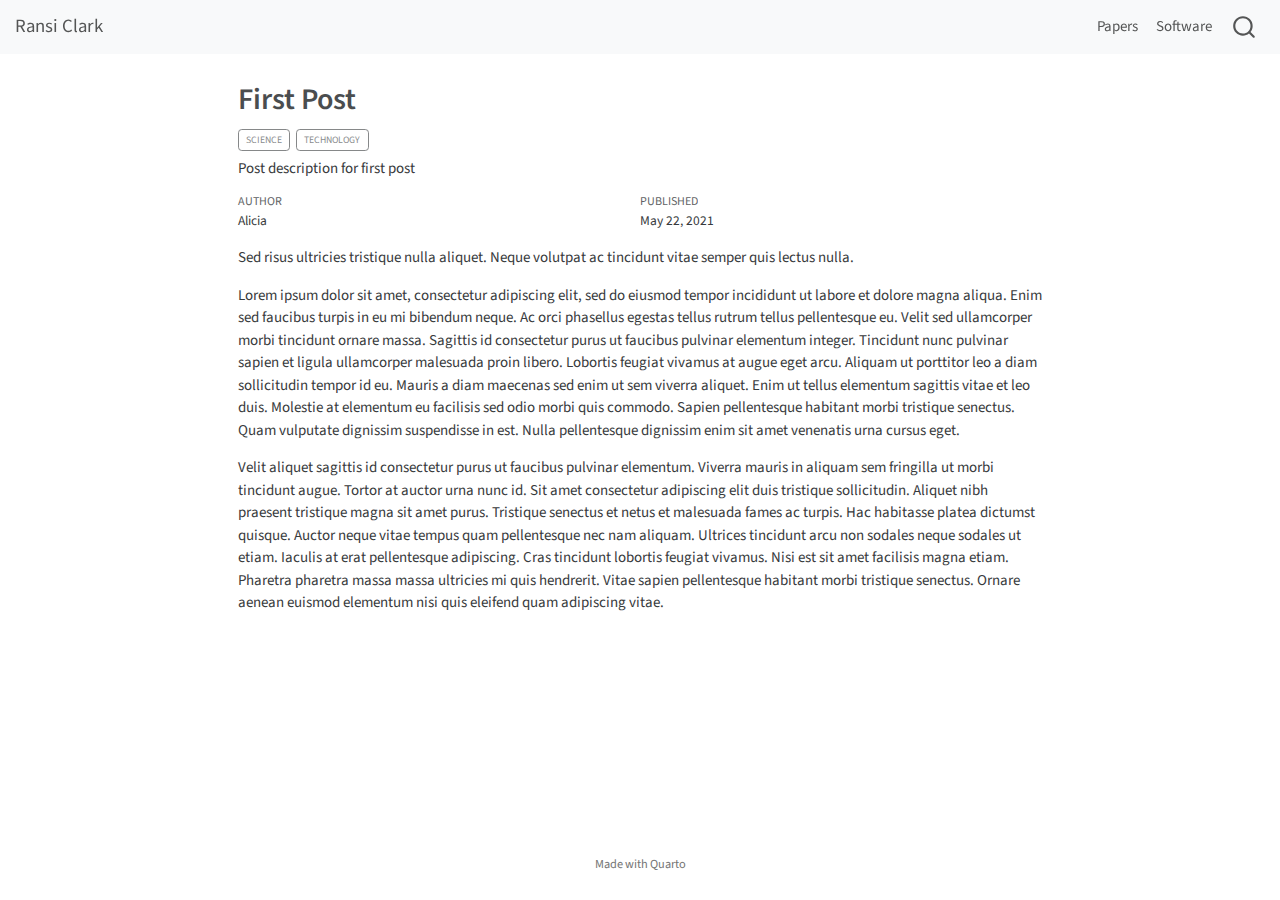
<file: docs/blog/first-post/index.html>
<!DOCTYPE html>
<html xmlns="http://www.w3.org/1999/xhtml" lang="en" xml:lang="en"><head>

<meta charset="utf-8">
<meta name="generator" content="quarto-1.3.433">

<meta name="viewport" content="width=device-width, initial-scale=1.0, user-scalable=yes">

<meta name="author" content="Alicia">
<meta name="dcterms.date" content="2021-05-22">
<meta name="description" content="Post description for first post">

<title>Home - First Post</title>
<style>
code{white-space: pre-wrap;}
span.smallcaps{font-variant: small-caps;}
div.columns{display: flex; gap: min(4vw, 1.5em);}
div.column{flex: auto; overflow-x: auto;}
div.hanging-indent{margin-left: 1.5em; text-indent: -1.5em;}
ul.task-list{list-style: none;}
ul.task-list li input[type="checkbox"] {
  width: 0.8em;
  margin: 0 0.8em 0.2em -1em; /* quarto-specific, see https://github.com/quarto-dev/quarto-cli/issues/4556 */ 
  vertical-align: middle;
}
</style>


<script src="../../site_libs/quarto-nav/quarto-nav.js"></script>
<script src="../../site_libs/quarto-nav/headroom.min.js"></script>
<script src="../../site_libs/clipboard/clipboard.min.js"></script>
<script src="../../site_libs/quarto-search/autocomplete.umd.js"></script>
<script src="../../site_libs/quarto-search/fuse.min.js"></script>
<script src="../../site_libs/quarto-search/quarto-search.js"></script>
<meta name="quarto:offset" content="../../">
<script src="../../site_libs/quarto-html/quarto.js"></script>
<script src="../../site_libs/quarto-html/popper.min.js"></script>
<script src="../../site_libs/quarto-html/tippy.umd.min.js"></script>
<script src="../../site_libs/quarto-html/anchor.min.js"></script>
<link href="../../site_libs/quarto-html/tippy.css" rel="stylesheet">
<link href="../../site_libs/quarto-html/quarto-syntax-highlighting.css" rel="stylesheet" id="quarto-text-highlighting-styles">
<script src="../../site_libs/bootstrap/bootstrap.min.js"></script>
<link href="../../site_libs/bootstrap/bootstrap-icons.css" rel="stylesheet">
<link href="../../site_libs/bootstrap/bootstrap.min.css" rel="stylesheet" id="quarto-bootstrap" data-mode="light">
<script id="quarto-search-options" type="application/json">{
  "location": "navbar",
  "copy-button": false,
  "collapse-after": 3,
  "panel-placement": "end",
  "type": "overlay",
  "limit": 20,
  "language": {
    "search-no-results-text": "No results",
    "search-matching-documents-text": "matching documents",
    "search-copy-link-title": "Copy link to search",
    "search-hide-matches-text": "Hide additional matches",
    "search-more-match-text": "more match in this document",
    "search-more-matches-text": "more matches in this document",
    "search-clear-button-title": "Clear",
    "search-detached-cancel-button-title": "Cancel",
    "search-submit-button-title": "Submit",
    "search-label": "Search"
  }
}</script>


<meta property="og:title" content="Home - First Post">
<meta property="og:description" content="Post description for first post">
<meta property="og:image" content="cover.jpg">
<meta property="og:site-name" content="Home">
</head>

<body class="nav-fixed fullcontent">

<div id="quarto-search-results"></div>
  <header id="quarto-header" class="headroom fixed-top">
    <nav class="navbar navbar-expand-lg navbar-dark ">
      <div class="navbar-container container-fluid">
      <div class="navbar-brand-container">
    <a class="navbar-brand" href="../../index.html">
    <span class="navbar-title">Ransi Clark</span>
    </a>
  </div>
            <div id="quarto-search" class="" title="Search"></div>
          <button class="navbar-toggler" type="button" data-bs-toggle="collapse" data-bs-target="#navbarCollapse" aria-controls="navbarCollapse" aria-expanded="false" aria-label="Toggle navigation" onclick="if (window.quartoToggleHeadroom) { window.quartoToggleHeadroom(); }">
  <span class="navbar-toggler-icon"></span>
</button>
          <div class="collapse navbar-collapse" id="navbarCollapse">
            <ul class="navbar-nav navbar-nav-scroll ms-auto">
  <li class="nav-item">
    <a class="nav-link" href="../../papers.html" rel="" target="">
 <span class="menu-text">Papers</span></a>
  </li>  
  <li class="nav-item">
    <a class="nav-link" href="../../software/index.html" rel="" target="">
 <span class="menu-text">Software</span></a>
  </li>  
</ul>
            <div class="quarto-navbar-tools">
</div>
          </div> <!-- /navcollapse -->
      </div> <!-- /container-fluid -->
    </nav>
</header>
<!-- content -->
<div id="quarto-content" class="quarto-container page-columns page-rows-contents page-layout-article page-navbar">
<!-- sidebar -->
<!-- margin-sidebar -->
    
<!-- main -->
<main class="content" id="quarto-document-content">

<header id="title-block-header" class="quarto-title-block default">
<div class="quarto-title">
<h1 class="title">First Post</h1>
  <div class="quarto-categories">
    <div class="quarto-category">Science</div>
    <div class="quarto-category">Technology</div>
  </div>
  </div>

<div>
  <div class="description">
    Post description for first post
  </div>
</div>


<div class="quarto-title-meta">

    <div>
    <div class="quarto-title-meta-heading">Author</div>
    <div class="quarto-title-meta-contents">
             <p>Alicia </p>
          </div>
  </div>
    
    <div>
    <div class="quarto-title-meta-heading">Published</div>
    <div class="quarto-title-meta-contents">
      <p class="date">May 22, 2021</p>
    </div>
  </div>
  
    
  </div>
  

</header>

<p>Sed risus ultricies tristique nulla aliquet. Neque volutpat ac tincidunt vitae semper quis lectus nulla.</p>
<p>Lorem ipsum dolor sit amet, consectetur adipiscing elit, sed do eiusmod tempor incididunt ut labore et dolore magna aliqua. Enim sed faucibus turpis in eu mi bibendum neque. Ac orci phasellus egestas tellus rutrum tellus pellentesque eu. Velit sed ullamcorper morbi tincidunt ornare massa. Sagittis id consectetur purus ut faucibus pulvinar elementum integer. Tincidunt nunc pulvinar sapien et ligula ullamcorper malesuada proin libero. Lobortis feugiat vivamus at augue eget arcu. Aliquam ut porttitor leo a diam sollicitudin tempor id eu. Mauris a diam maecenas sed enim ut sem viverra aliquet. Enim ut tellus elementum sagittis vitae et leo duis. Molestie at elementum eu facilisis sed odio morbi quis commodo. Sapien pellentesque habitant morbi tristique senectus. Quam vulputate dignissim suspendisse in est. Nulla pellentesque dignissim enim sit amet venenatis urna cursus eget.</p>
<p>Velit aliquet sagittis id consectetur purus ut faucibus pulvinar elementum. Viverra mauris in aliquam sem fringilla ut morbi tincidunt augue. Tortor at auctor urna nunc id. Sit amet consectetur adipiscing elit duis tristique sollicitudin. Aliquet nibh praesent tristique magna sit amet purus. Tristique senectus et netus et malesuada fames ac turpis. Hac habitasse platea dictumst quisque. Auctor neque vitae tempus quam pellentesque nec nam aliquam. Ultrices tincidunt arcu non sodales neque sodales ut etiam. Iaculis at erat pellentesque adipiscing. Cras tincidunt lobortis feugiat vivamus. Nisi est sit amet facilisis magna etiam. Pharetra pharetra massa massa ultricies mi quis hendrerit. Vitae sapien pellentesque habitant morbi tristique senectus. Ornare aenean euismod elementum nisi quis eleifend quam adipiscing vitae.</p>



</main> <!-- /main -->
<script id="quarto-html-after-body" type="application/javascript">
window.document.addEventListener("DOMContentLoaded", function (event) {
  const toggleBodyColorMode = (bsSheetEl) => {
    const mode = bsSheetEl.getAttribute("data-mode");
    const bodyEl = window.document.querySelector("body");
    if (mode === "dark") {
      bodyEl.classList.add("quarto-dark");
      bodyEl.classList.remove("quarto-light");
    } else {
      bodyEl.classList.add("quarto-light");
      bodyEl.classList.remove("quarto-dark");
    }
  }
  const toggleBodyColorPrimary = () => {
    const bsSheetEl = window.document.querySelector("link#quarto-bootstrap");
    if (bsSheetEl) {
      toggleBodyColorMode(bsSheetEl);
    }
  }
  toggleBodyColorPrimary();  
  const icon = "";
  const anchorJS = new window.AnchorJS();
  anchorJS.options = {
    placement: 'right',
    icon: icon
  };
  anchorJS.add('.anchored');
  const isCodeAnnotation = (el) => {
    for (const clz of el.classList) {
      if (clz.startsWith('code-annotation-')) {                     
        return true;
      }
    }
    return false;
  }
  const clipboard = new window.ClipboardJS('.code-copy-button', {
    text: function(trigger) {
      const codeEl = trigger.previousElementSibling.cloneNode(true);
      for (const childEl of codeEl.children) {
        if (isCodeAnnotation(childEl)) {
          childEl.remove();
        }
      }
      return codeEl.innerText;
    }
  });
  clipboard.on('success', function(e) {
    // button target
    const button = e.trigger;
    // don't keep focus
    button.blur();
    // flash "checked"
    button.classList.add('code-copy-button-checked');
    var currentTitle = button.getAttribute("title");
    button.setAttribute("title", "Copied!");
    let tooltip;
    if (window.bootstrap) {
      button.setAttribute("data-bs-toggle", "tooltip");
      button.setAttribute("data-bs-placement", "left");
      button.setAttribute("data-bs-title", "Copied!");
      tooltip = new bootstrap.Tooltip(button, 
        { trigger: "manual", 
          customClass: "code-copy-button-tooltip",
          offset: [0, -8]});
      tooltip.show();    
    }
    setTimeout(function() {
      if (tooltip) {
        tooltip.hide();
        button.removeAttribute("data-bs-title");
        button.removeAttribute("data-bs-toggle");
        button.removeAttribute("data-bs-placement");
      }
      button.setAttribute("title", currentTitle);
      button.classList.remove('code-copy-button-checked');
    }, 1000);
    // clear code selection
    e.clearSelection();
  });
  function tippyHover(el, contentFn) {
    const config = {
      allowHTML: true,
      content: contentFn,
      maxWidth: 500,
      delay: 100,
      arrow: false,
      appendTo: function(el) {
          return el.parentElement;
      },
      interactive: true,
      interactiveBorder: 10,
      theme: 'quarto',
      placement: 'bottom-start'
    };
    window.tippy(el, config); 
  }
  const noterefs = window.document.querySelectorAll('a[role="doc-noteref"]');
  for (var i=0; i<noterefs.length; i++) {
    const ref = noterefs[i];
    tippyHover(ref, function() {
      // use id or data attribute instead here
      let href = ref.getAttribute('data-footnote-href') || ref.getAttribute('href');
      try { href = new URL(href).hash; } catch {}
      const id = href.replace(/^#\/?/, "");
      const note = window.document.getElementById(id);
      return note.innerHTML;
    });
  }
      let selectedAnnoteEl;
      const selectorForAnnotation = ( cell, annotation) => {
        let cellAttr = 'data-code-cell="' + cell + '"';
        let lineAttr = 'data-code-annotation="' +  annotation + '"';
        const selector = 'span[' + cellAttr + '][' + lineAttr + ']';
        return selector;
      }
      const selectCodeLines = (annoteEl) => {
        const doc = window.document;
        const targetCell = annoteEl.getAttribute("data-target-cell");
        const targetAnnotation = annoteEl.getAttribute("data-target-annotation");
        const annoteSpan = window.document.querySelector(selectorForAnnotation(targetCell, targetAnnotation));
        const lines = annoteSpan.getAttribute("data-code-lines").split(",");
        const lineIds = lines.map((line) => {
          return targetCell + "-" + line;
        })
        let top = null;
        let height = null;
        let parent = null;
        if (lineIds.length > 0) {
            //compute the position of the single el (top and bottom and make a div)
            const el = window.document.getElementById(lineIds[0]);
            top = el.offsetTop;
            height = el.offsetHeight;
            parent = el.parentElement.parentElement;
          if (lineIds.length > 1) {
            const lastEl = window.document.getElementById(lineIds[lineIds.length - 1]);
            const bottom = lastEl.offsetTop + lastEl.offsetHeight;
            height = bottom - top;
          }
          if (top !== null && height !== null && parent !== null) {
            // cook up a div (if necessary) and position it 
            let div = window.document.getElementById("code-annotation-line-highlight");
            if (div === null) {
              div = window.document.createElement("div");
              div.setAttribute("id", "code-annotation-line-highlight");
              div.style.position = 'absolute';
              parent.appendChild(div);
            }
            div.style.top = top - 2 + "px";
            div.style.height = height + 4 + "px";
            let gutterDiv = window.document.getElementById("code-annotation-line-highlight-gutter");
            if (gutterDiv === null) {
              gutterDiv = window.document.createElement("div");
              gutterDiv.setAttribute("id", "code-annotation-line-highlight-gutter");
              gutterDiv.style.position = 'absolute';
              const codeCell = window.document.getElementById(targetCell);
              const gutter = codeCell.querySelector('.code-annotation-gutter');
              gutter.appendChild(gutterDiv);
            }
            gutterDiv.style.top = top - 2 + "px";
            gutterDiv.style.height = height + 4 + "px";
          }
          selectedAnnoteEl = annoteEl;
        }
      };
      const unselectCodeLines = () => {
        const elementsIds = ["code-annotation-line-highlight", "code-annotation-line-highlight-gutter"];
        elementsIds.forEach((elId) => {
          const div = window.document.getElementById(elId);
          if (div) {
            div.remove();
          }
        });
        selectedAnnoteEl = undefined;
      };
      // Attach click handler to the DT
      const annoteDls = window.document.querySelectorAll('dt[data-target-cell]');
      for (const annoteDlNode of annoteDls) {
        annoteDlNode.addEventListener('click', (event) => {
          const clickedEl = event.target;
          if (clickedEl !== selectedAnnoteEl) {
            unselectCodeLines();
            const activeEl = window.document.querySelector('dt[data-target-cell].code-annotation-active');
            if (activeEl) {
              activeEl.classList.remove('code-annotation-active');
            }
            selectCodeLines(clickedEl);
            clickedEl.classList.add('code-annotation-active');
          } else {
            // Unselect the line
            unselectCodeLines();
            clickedEl.classList.remove('code-annotation-active');
          }
        });
      }
  const findCites = (el) => {
    const parentEl = el.parentElement;
    if (parentEl) {
      const cites = parentEl.dataset.cites;
      if (cites) {
        return {
          el,
          cites: cites.split(' ')
        };
      } else {
        return findCites(el.parentElement)
      }
    } else {
      return undefined;
    }
  };
  var bibliorefs = window.document.querySelectorAll('a[role="doc-biblioref"]');
  for (var i=0; i<bibliorefs.length; i++) {
    const ref = bibliorefs[i];
    const citeInfo = findCites(ref);
    if (citeInfo) {
      tippyHover(citeInfo.el, function() {
        var popup = window.document.createElement('div');
        citeInfo.cites.forEach(function(cite) {
          var citeDiv = window.document.createElement('div');
          citeDiv.classList.add('hanging-indent');
          citeDiv.classList.add('csl-entry');
          var biblioDiv = window.document.getElementById('ref-' + cite);
          if (biblioDiv) {
            citeDiv.innerHTML = biblioDiv.innerHTML;
          }
          popup.appendChild(citeDiv);
        });
        return popup.innerHTML;
      });
    }
  }
});
</script>
</div> <!-- /content -->
<footer class="footer">
  <div class="nav-footer">
    <div class="nav-footer-left">
      &nbsp;
    </div>   
    <div class="nav-footer-center">Made with Quarto</div>
    <div class="nav-footer-right">
      &nbsp;
    </div>
  </div>
</footer>



</body></html>
</file>
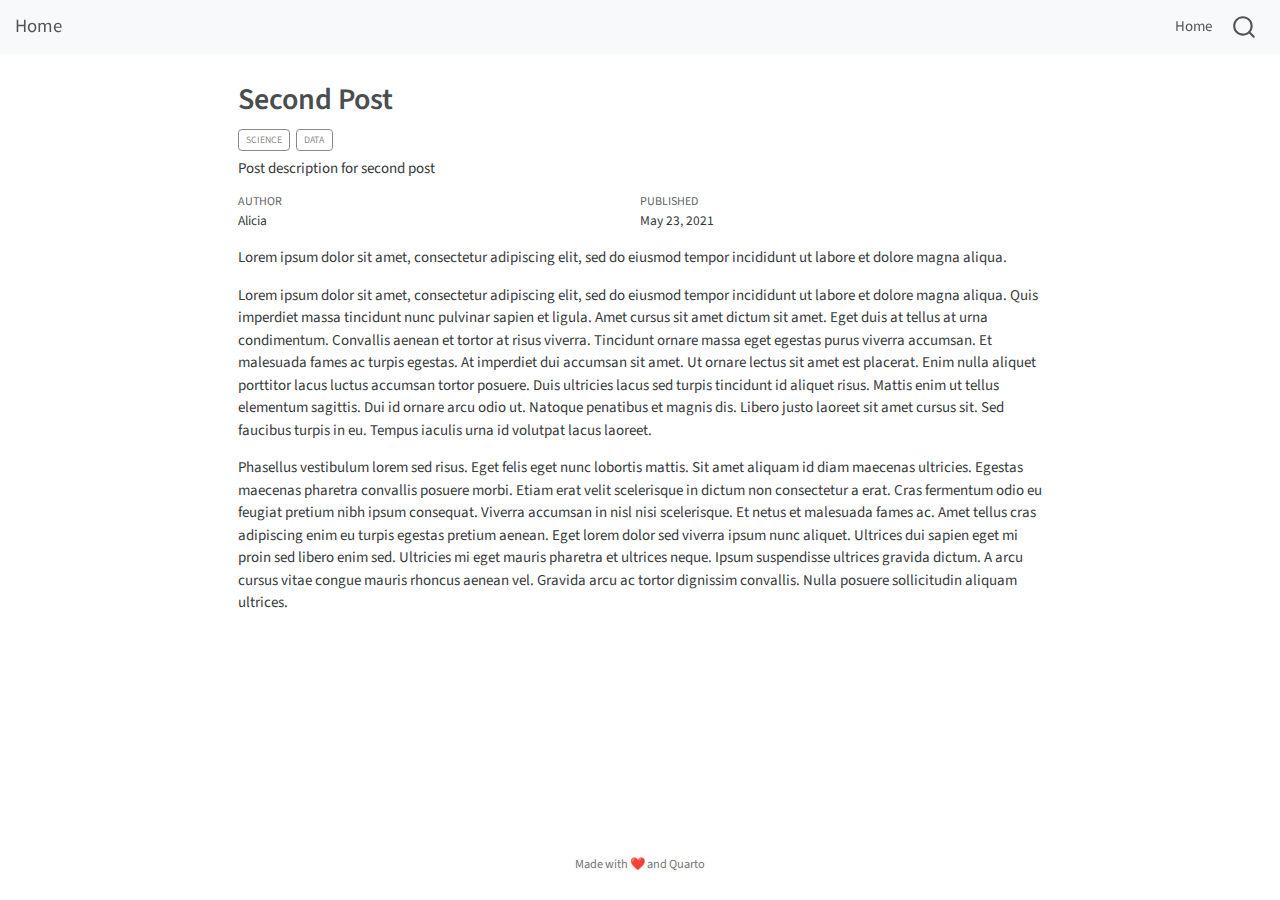
<file: docs/blog/second-post/index.html>
<!DOCTYPE html>
<html xmlns="http://www.w3.org/1999/xhtml" lang="en" xml:lang="en"><head>

<meta charset="utf-8">
<meta name="generator" content="quarto-1.3.433">

<meta name="viewport" content="width=device-width, initial-scale=1.0, user-scalable=yes">

<meta name="author" content="Alicia">
<meta name="dcterms.date" content="2021-05-23">
<meta name="description" content="Post description for second post">

<title>Home - Second Post</title>
<style>
code{white-space: pre-wrap;}
span.smallcaps{font-variant: small-caps;}
div.columns{display: flex; gap: min(4vw, 1.5em);}
div.column{flex: auto; overflow-x: auto;}
div.hanging-indent{margin-left: 1.5em; text-indent: -1.5em;}
ul.task-list{list-style: none;}
ul.task-list li input[type="checkbox"] {
  width: 0.8em;
  margin: 0 0.8em 0.2em -1em; /* quarto-specific, see https://github.com/quarto-dev/quarto-cli/issues/4556 */ 
  vertical-align: middle;
}
</style>


<script src="../../site_libs/quarto-nav/quarto-nav.js"></script>
<script src="../../site_libs/quarto-nav/headroom.min.js"></script>
<script src="../../site_libs/clipboard/clipboard.min.js"></script>
<script src="../../site_libs/quarto-search/autocomplete.umd.js"></script>
<script src="../../site_libs/quarto-search/fuse.min.js"></script>
<script src="../../site_libs/quarto-search/quarto-search.js"></script>
<meta name="quarto:offset" content="../../">
<script src="../../site_libs/quarto-html/quarto.js"></script>
<script src="../../site_libs/quarto-html/popper.min.js"></script>
<script src="../../site_libs/quarto-html/tippy.umd.min.js"></script>
<script src="../../site_libs/quarto-html/anchor.min.js"></script>
<link href="../../site_libs/quarto-html/tippy.css" rel="stylesheet">
<link href="../../site_libs/quarto-html/quarto-syntax-highlighting.css" rel="stylesheet" id="quarto-text-highlighting-styles">
<script src="../../site_libs/bootstrap/bootstrap.min.js"></script>
<link href="../../site_libs/bootstrap/bootstrap-icons.css" rel="stylesheet">
<link href="../../site_libs/bootstrap/bootstrap.min.css" rel="stylesheet" id="quarto-bootstrap" data-mode="light">
<script id="quarto-search-options" type="application/json">{
  "location": "navbar",
  "copy-button": false,
  "collapse-after": 3,
  "panel-placement": "end",
  "type": "overlay",
  "limit": 20,
  "language": {
    "search-no-results-text": "No results",
    "search-matching-documents-text": "matching documents",
    "search-copy-link-title": "Copy link to search",
    "search-hide-matches-text": "Hide additional matches",
    "search-more-match-text": "more match in this document",
    "search-more-matches-text": "more matches in this document",
    "search-clear-button-title": "Clear",
    "search-detached-cancel-button-title": "Cancel",
    "search-submit-button-title": "Submit",
    "search-label": "Search"
  }
}</script>


<meta property="og:title" content="Home - Second Post">
<meta property="og:description" content="Post description for second post">
<meta property="og:image" content="cover.jpg">
<meta property="og:site-name" content="Home">
</head>

<body class="nav-fixed fullcontent">

<div id="quarto-search-results"></div>
  <header id="quarto-header" class="headroom fixed-top">
    <nav class="navbar navbar-expand-lg navbar-dark ">
      <div class="navbar-container container-fluid">
      <div class="navbar-brand-container">
    <a class="navbar-brand" href="../../index.html">
    <span class="navbar-title">Home</span>
    </a>
  </div>
            <div id="quarto-search" class="" title="Search"></div>
          <button class="navbar-toggler" type="button" data-bs-toggle="collapse" data-bs-target="#navbarCollapse" aria-controls="navbarCollapse" aria-expanded="false" aria-label="Toggle navigation" onclick="if (window.quartoToggleHeadroom) { window.quartoToggleHeadroom(); }">
  <span class="navbar-toggler-icon"></span>
</button>
          <div class="collapse navbar-collapse" id="navbarCollapse">
            <ul class="navbar-nav navbar-nav-scroll ms-auto">
  <li class="nav-item">
    <a class="nav-link" href="../../index.html" rel="" target="">
 <span class="menu-text">Home</span></a>
  </li>  
</ul>
            <div class="quarto-navbar-tools">
</div>
          </div> <!-- /navcollapse -->
      </div> <!-- /container-fluid -->
    </nav>
</header>
<!-- content -->
<div id="quarto-content" class="quarto-container page-columns page-rows-contents page-layout-article page-navbar">
<!-- sidebar -->
<!-- margin-sidebar -->
    
<!-- main -->
<main class="content" id="quarto-document-content">

<header id="title-block-header" class="quarto-title-block default">
<div class="quarto-title">
<h1 class="title">Second Post</h1>
  <div class="quarto-categories">
    <div class="quarto-category">Science</div>
    <div class="quarto-category">Data</div>
  </div>
  </div>

<div>
  <div class="description">
    Post description for second post
  </div>
</div>


<div class="quarto-title-meta">

    <div>
    <div class="quarto-title-meta-heading">Author</div>
    <div class="quarto-title-meta-contents">
             <p>Alicia </p>
          </div>
  </div>
    
    <div>
    <div class="quarto-title-meta-heading">Published</div>
    <div class="quarto-title-meta-contents">
      <p class="date">May 23, 2021</p>
    </div>
  </div>
  
    
  </div>
  

</header>

<p>Lorem ipsum dolor sit amet, consectetur adipiscing elit, sed do eiusmod tempor incididunt ut labore et dolore magna aliqua.</p>
<p>Lorem ipsum dolor sit amet, consectetur adipiscing elit, sed do eiusmod tempor incididunt ut labore et dolore magna aliqua. Quis imperdiet massa tincidunt nunc pulvinar sapien et ligula. Amet cursus sit amet dictum sit amet. Eget duis at tellus at urna condimentum. Convallis aenean et tortor at risus viverra. Tincidunt ornare massa eget egestas purus viverra accumsan. Et malesuada fames ac turpis egestas. At imperdiet dui accumsan sit amet. Ut ornare lectus sit amet est placerat. Enim nulla aliquet porttitor lacus luctus accumsan tortor posuere. Duis ultricies lacus sed turpis tincidunt id aliquet risus. Mattis enim ut tellus elementum sagittis. Dui id ornare arcu odio ut. Natoque penatibus et magnis dis. Libero justo laoreet sit amet cursus sit. Sed faucibus turpis in eu. Tempus iaculis urna id volutpat lacus laoreet.</p>
<p>Phasellus vestibulum lorem sed risus. Eget felis eget nunc lobortis mattis. Sit amet aliquam id diam maecenas ultricies. Egestas maecenas pharetra convallis posuere morbi. Etiam erat velit scelerisque in dictum non consectetur a erat. Cras fermentum odio eu feugiat pretium nibh ipsum consequat. Viverra accumsan in nisl nisi scelerisque. Et netus et malesuada fames ac. Amet tellus cras adipiscing enim eu turpis egestas pretium aenean. Eget lorem dolor sed viverra ipsum nunc aliquet. Ultrices dui sapien eget mi proin sed libero enim sed. Ultricies mi eget mauris pharetra et ultrices neque. Ipsum suspendisse ultrices gravida dictum. A arcu cursus vitae congue mauris rhoncus aenean vel. Gravida arcu ac tortor dignissim convallis. Nulla posuere sollicitudin aliquam ultrices.</p>



</main> <!-- /main -->
<script id="quarto-html-after-body" type="application/javascript">
window.document.addEventListener("DOMContentLoaded", function (event) {
  const toggleBodyColorMode = (bsSheetEl) => {
    const mode = bsSheetEl.getAttribute("data-mode");
    const bodyEl = window.document.querySelector("body");
    if (mode === "dark") {
      bodyEl.classList.add("quarto-dark");
      bodyEl.classList.remove("quarto-light");
    } else {
      bodyEl.classList.add("quarto-light");
      bodyEl.classList.remove("quarto-dark");
    }
  }
  const toggleBodyColorPrimary = () => {
    const bsSheetEl = window.document.querySelector("link#quarto-bootstrap");
    if (bsSheetEl) {
      toggleBodyColorMode(bsSheetEl);
    }
  }
  toggleBodyColorPrimary();  
  const icon = "";
  const anchorJS = new window.AnchorJS();
  anchorJS.options = {
    placement: 'right',
    icon: icon
  };
  anchorJS.add('.anchored');
  const isCodeAnnotation = (el) => {
    for (const clz of el.classList) {
      if (clz.startsWith('code-annotation-')) {                     
        return true;
      }
    }
    return false;
  }
  const clipboard = new window.ClipboardJS('.code-copy-button', {
    text: function(trigger) {
      const codeEl = trigger.previousElementSibling.cloneNode(true);
      for (const childEl of codeEl.children) {
        if (isCodeAnnotation(childEl)) {
          childEl.remove();
        }
      }
      return codeEl.innerText;
    }
  });
  clipboard.on('success', function(e) {
    // button target
    const button = e.trigger;
    // don't keep focus
    button.blur();
    // flash "checked"
    button.classList.add('code-copy-button-checked');
    var currentTitle = button.getAttribute("title");
    button.setAttribute("title", "Copied!");
    let tooltip;
    if (window.bootstrap) {
      button.setAttribute("data-bs-toggle", "tooltip");
      button.setAttribute("data-bs-placement", "left");
      button.setAttribute("data-bs-title", "Copied!");
      tooltip = new bootstrap.Tooltip(button, 
        { trigger: "manual", 
          customClass: "code-copy-button-tooltip",
          offset: [0, -8]});
      tooltip.show();    
    }
    setTimeout(function() {
      if (tooltip) {
        tooltip.hide();
        button.removeAttribute("data-bs-title");
        button.removeAttribute("data-bs-toggle");
        button.removeAttribute("data-bs-placement");
      }
      button.setAttribute("title", currentTitle);
      button.classList.remove('code-copy-button-checked');
    }, 1000);
    // clear code selection
    e.clearSelection();
  });
  function tippyHover(el, contentFn) {
    const config = {
      allowHTML: true,
      content: contentFn,
      maxWidth: 500,
      delay: 100,
      arrow: false,
      appendTo: function(el) {
          return el.parentElement;
      },
      interactive: true,
      interactiveBorder: 10,
      theme: 'quarto',
      placement: 'bottom-start'
    };
    window.tippy(el, config); 
  }
  const noterefs = window.document.querySelectorAll('a[role="doc-noteref"]');
  for (var i=0; i<noterefs.length; i++) {
    const ref = noterefs[i];
    tippyHover(ref, function() {
      // use id or data attribute instead here
      let href = ref.getAttribute('data-footnote-href') || ref.getAttribute('href');
      try { href = new URL(href).hash; } catch {}
      const id = href.replace(/^#\/?/, "");
      const note = window.document.getElementById(id);
      return note.innerHTML;
    });
  }
      let selectedAnnoteEl;
      const selectorForAnnotation = ( cell, annotation) => {
        let cellAttr = 'data-code-cell="' + cell + '"';
        let lineAttr = 'data-code-annotation="' +  annotation + '"';
        const selector = 'span[' + cellAttr + '][' + lineAttr + ']';
        return selector;
      }
      const selectCodeLines = (annoteEl) => {
        const doc = window.document;
        const targetCell = annoteEl.getAttribute("data-target-cell");
        const targetAnnotation = annoteEl.getAttribute("data-target-annotation");
        const annoteSpan = window.document.querySelector(selectorForAnnotation(targetCell, targetAnnotation));
        const lines = annoteSpan.getAttribute("data-code-lines").split(",");
        const lineIds = lines.map((line) => {
          return targetCell + "-" + line;
        })
        let top = null;
        let height = null;
        let parent = null;
        if (lineIds.length > 0) {
            //compute the position of the single el (top and bottom and make a div)
            const el = window.document.getElementById(lineIds[0]);
            top = el.offsetTop;
            height = el.offsetHeight;
            parent = el.parentElement.parentElement;
          if (lineIds.length > 1) {
            const lastEl = window.document.getElementById(lineIds[lineIds.length - 1]);
            const bottom = lastEl.offsetTop + lastEl.offsetHeight;
            height = bottom - top;
          }
          if (top !== null && height !== null && parent !== null) {
            // cook up a div (if necessary) and position it 
            let div = window.document.getElementById("code-annotation-line-highlight");
            if (div === null) {
              div = window.document.createElement("div");
              div.setAttribute("id", "code-annotation-line-highlight");
              div.style.position = 'absolute';
              parent.appendChild(div);
            }
            div.style.top = top - 2 + "px";
            div.style.height = height + 4 + "px";
            let gutterDiv = window.document.getElementById("code-annotation-line-highlight-gutter");
            if (gutterDiv === null) {
              gutterDiv = window.document.createElement("div");
              gutterDiv.setAttribute("id", "code-annotation-line-highlight-gutter");
              gutterDiv.style.position = 'absolute';
              const codeCell = window.document.getElementById(targetCell);
              const gutter = codeCell.querySelector('.code-annotation-gutter');
              gutter.appendChild(gutterDiv);
            }
            gutterDiv.style.top = top - 2 + "px";
            gutterDiv.style.height = height + 4 + "px";
          }
          selectedAnnoteEl = annoteEl;
        }
      };
      const unselectCodeLines = () => {
        const elementsIds = ["code-annotation-line-highlight", "code-annotation-line-highlight-gutter"];
        elementsIds.forEach((elId) => {
          const div = window.document.getElementById(elId);
          if (div) {
            div.remove();
          }
        });
        selectedAnnoteEl = undefined;
      };
      // Attach click handler to the DT
      const annoteDls = window.document.querySelectorAll('dt[data-target-cell]');
      for (const annoteDlNode of annoteDls) {
        annoteDlNode.addEventListener('click', (event) => {
          const clickedEl = event.target;
          if (clickedEl !== selectedAnnoteEl) {
            unselectCodeLines();
            const activeEl = window.document.querySelector('dt[data-target-cell].code-annotation-active');
            if (activeEl) {
              activeEl.classList.remove('code-annotation-active');
            }
            selectCodeLines(clickedEl);
            clickedEl.classList.add('code-annotation-active');
          } else {
            // Unselect the line
            unselectCodeLines();
            clickedEl.classList.remove('code-annotation-active');
          }
        });
      }
  const findCites = (el) => {
    const parentEl = el.parentElement;
    if (parentEl) {
      const cites = parentEl.dataset.cites;
      if (cites) {
        return {
          el,
          cites: cites.split(' ')
        };
      } else {
        return findCites(el.parentElement)
      }
    } else {
      return undefined;
    }
  };
  var bibliorefs = window.document.querySelectorAll('a[role="doc-biblioref"]');
  for (var i=0; i<bibliorefs.length; i++) {
    const ref = bibliorefs[i];
    const citeInfo = findCites(ref);
    if (citeInfo) {
      tippyHover(citeInfo.el, function() {
        var popup = window.document.createElement('div');
        citeInfo.cites.forEach(function(cite) {
          var citeDiv = window.document.createElement('div');
          citeDiv.classList.add('hanging-indent');
          citeDiv.classList.add('csl-entry');
          var biblioDiv = window.document.getElementById('ref-' + cite);
          if (biblioDiv) {
            citeDiv.innerHTML = biblioDiv.innerHTML;
          }
          popup.appendChild(citeDiv);
        });
        return popup.innerHTML;
      });
    }
  }
});
</script>
</div> <!-- /content -->
<footer class="footer">
  <div class="nav-footer">
    <div class="nav-footer-left">
      &nbsp;
    </div>   
    <div class="nav-footer-center">Made with ❤️ and Quarto</div>
    <div class="nav-footer-right">
      &nbsp;
    </div>
  </div>
</footer>



</body></html>
</file>
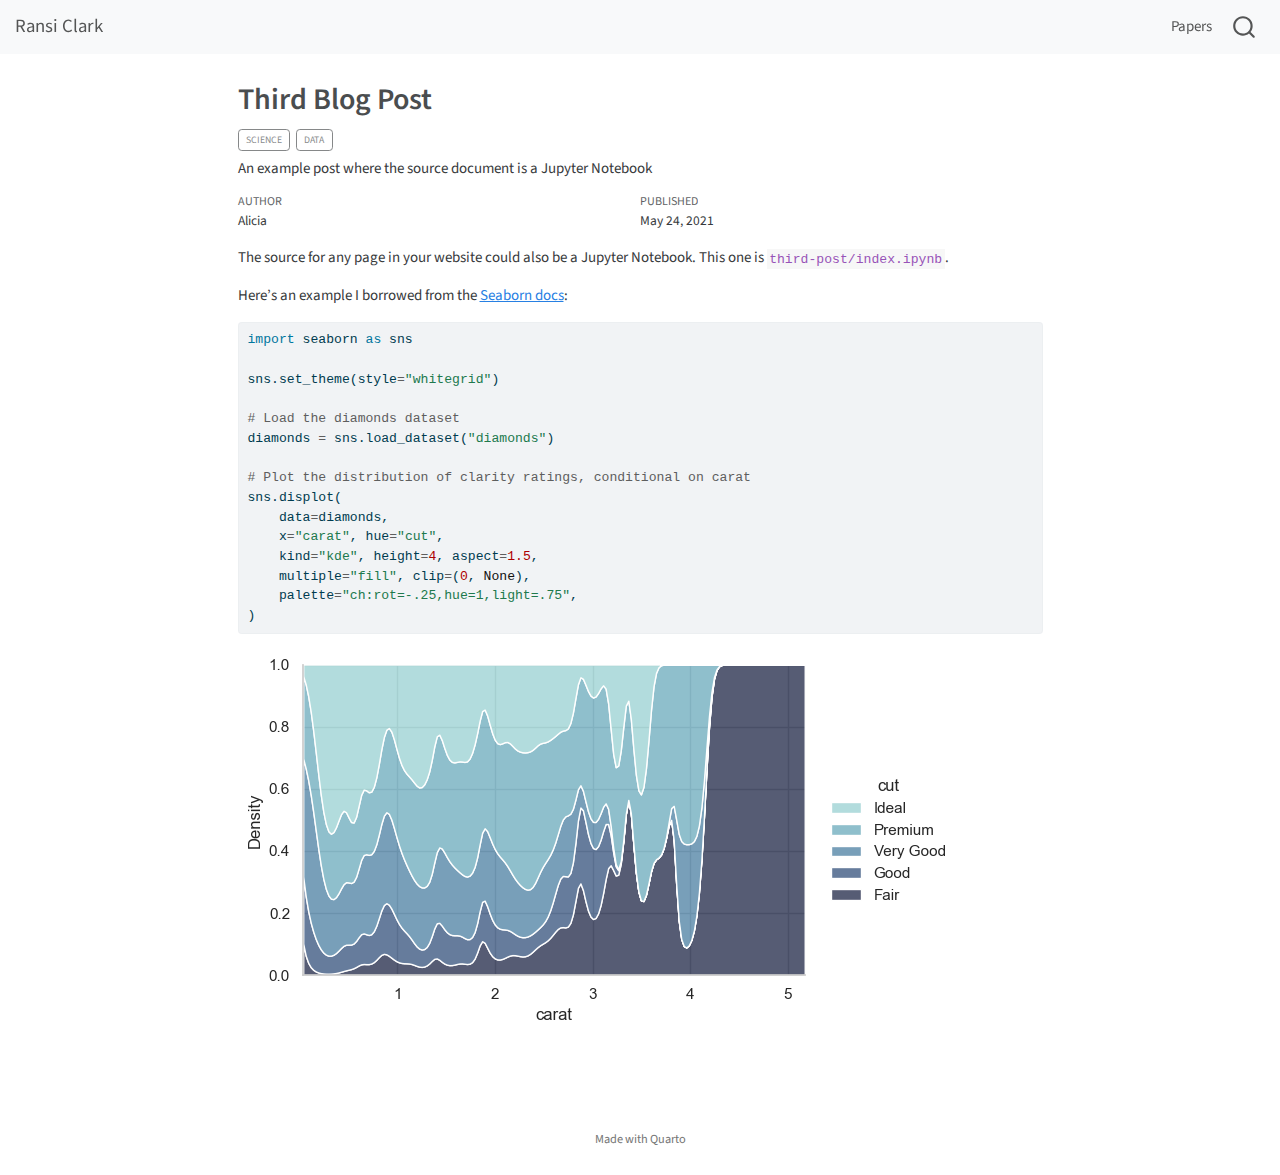
<file: docs/blog/third-post/index.html>
<!DOCTYPE html>
<html xmlns="http://www.w3.org/1999/xhtml" lang="en" xml:lang="en"><head>

<meta charset="utf-8">
<meta name="generator" content="quarto-1.3.433">

<meta name="viewport" content="width=device-width, initial-scale=1.0, user-scalable=yes">

<meta name="author" content="Alicia">
<meta name="dcterms.date" content="2021-05-24">
<meta name="description" content="An example post where the source document is a Jupyter Notebook">

<title>Home - Third Blog Post</title>
<style>
code{white-space: pre-wrap;}
span.smallcaps{font-variant: small-caps;}
div.columns{display: flex; gap: min(4vw, 1.5em);}
div.column{flex: auto; overflow-x: auto;}
div.hanging-indent{margin-left: 1.5em; text-indent: -1.5em;}
ul.task-list{list-style: none;}
ul.task-list li input[type="checkbox"] {
  width: 0.8em;
  margin: 0 0.8em 0.2em -1em; /* quarto-specific, see https://github.com/quarto-dev/quarto-cli/issues/4556 */ 
  vertical-align: middle;
}
/* CSS for syntax highlighting */
pre > code.sourceCode { white-space: pre; position: relative; }
pre > code.sourceCode > span { display: inline-block; line-height: 1.25; }
pre > code.sourceCode > span:empty { height: 1.2em; }
.sourceCode { overflow: visible; }
code.sourceCode > span { color: inherit; text-decoration: inherit; }
div.sourceCode { margin: 1em 0; }
pre.sourceCode { margin: 0; }
@media screen {
div.sourceCode { overflow: auto; }
}
@media print {
pre > code.sourceCode { white-space: pre-wrap; }
pre > code.sourceCode > span { text-indent: -5em; padding-left: 5em; }
}
pre.numberSource code
  { counter-reset: source-line 0; }
pre.numberSource code > span
  { position: relative; left: -4em; counter-increment: source-line; }
pre.numberSource code > span > a:first-child::before
  { content: counter(source-line);
    position: relative; left: -1em; text-align: right; vertical-align: baseline;
    border: none; display: inline-block;
    -webkit-touch-callout: none; -webkit-user-select: none;
    -khtml-user-select: none; -moz-user-select: none;
    -ms-user-select: none; user-select: none;
    padding: 0 4px; width: 4em;
  }
pre.numberSource { margin-left: 3em;  padding-left: 4px; }
div.sourceCode
  {   }
@media screen {
pre > code.sourceCode > span > a:first-child::before { text-decoration: underline; }
}
</style>


<script src="../../site_libs/quarto-nav/quarto-nav.js"></script>
<script src="../../site_libs/quarto-nav/headroom.min.js"></script>
<script src="../../site_libs/clipboard/clipboard.min.js"></script>
<script src="../../site_libs/quarto-search/autocomplete.umd.js"></script>
<script src="../../site_libs/quarto-search/fuse.min.js"></script>
<script src="../../site_libs/quarto-search/quarto-search.js"></script>
<meta name="quarto:offset" content="../../">
<script src="../../site_libs/quarto-html/quarto.js"></script>
<script src="../../site_libs/quarto-html/popper.min.js"></script>
<script src="../../site_libs/quarto-html/tippy.umd.min.js"></script>
<script src="../../site_libs/quarto-html/anchor.min.js"></script>
<link href="../../site_libs/quarto-html/tippy.css" rel="stylesheet">
<link href="../../site_libs/quarto-html/quarto-syntax-highlighting.css" rel="stylesheet" id="quarto-text-highlighting-styles">
<script src="../../site_libs/bootstrap/bootstrap.min.js"></script>
<link href="../../site_libs/bootstrap/bootstrap-icons.css" rel="stylesheet">
<link href="../../site_libs/bootstrap/bootstrap.min.css" rel="stylesheet" id="quarto-bootstrap" data-mode="light">
<script id="quarto-search-options" type="application/json">{
  "location": "navbar",
  "copy-button": false,
  "collapse-after": 3,
  "panel-placement": "end",
  "type": "overlay",
  "limit": 20,
  "language": {
    "search-no-results-text": "No results",
    "search-matching-documents-text": "matching documents",
    "search-copy-link-title": "Copy link to search",
    "search-hide-matches-text": "Hide additional matches",
    "search-more-match-text": "more match in this document",
    "search-more-matches-text": "more matches in this document",
    "search-clear-button-title": "Clear",
    "search-detached-cancel-button-title": "Cancel",
    "search-submit-button-title": "Submit",
    "search-label": "Search"
  }
}</script>


<meta property="og:title" content="Home - Third Blog Post">
<meta property="og:description" content="An example post where the source document is a Jupyter Notebook">
<meta property="og:image" content="index_files/figure-html/cell-2-output-1.png">
<meta property="og:site-name" content="Home">
</head>

<body class="nav-fixed fullcontent">

<div id="quarto-search-results"></div>
  <header id="quarto-header" class="headroom fixed-top">
    <nav class="navbar navbar-expand-lg navbar-dark ">
      <div class="navbar-container container-fluid">
      <div class="navbar-brand-container">
    <a class="navbar-brand" href="../../index.html">
    <span class="navbar-title">Ransi Clark</span>
    </a>
  </div>
            <div id="quarto-search" class="" title="Search"></div>
          <button class="navbar-toggler" type="button" data-bs-toggle="collapse" data-bs-target="#navbarCollapse" aria-controls="navbarCollapse" aria-expanded="false" aria-label="Toggle navigation" onclick="if (window.quartoToggleHeadroom) { window.quartoToggleHeadroom(); }">
  <span class="navbar-toggler-icon"></span>
</button>
          <div class="collapse navbar-collapse" id="navbarCollapse">
            <ul class="navbar-nav navbar-nav-scroll ms-auto">
  <li class="nav-item">
    <a class="nav-link" href="../../papers.html" rel="" target="">
 <span class="menu-text">Papers</span></a>
  </li>  
</ul>
            <div class="quarto-navbar-tools">
</div>
          </div> <!-- /navcollapse -->
      </div> <!-- /container-fluid -->
    </nav>
</header>
<!-- content -->
<div id="quarto-content" class="quarto-container page-columns page-rows-contents page-layout-article page-navbar">
<!-- sidebar -->
<!-- margin-sidebar -->
    
<!-- main -->
<main class="content" id="quarto-document-content">

<header id="title-block-header" class="quarto-title-block default">
<div class="quarto-title">
<h1 class="title">Third Blog Post</h1>
  <div class="quarto-categories">
    <div class="quarto-category">Science</div>
    <div class="quarto-category">Data</div>
  </div>
  </div>

<div>
  <div class="description">
    An example post where the source document is a Jupyter Notebook
  </div>
</div>


<div class="quarto-title-meta">

    <div>
    <div class="quarto-title-meta-heading">Author</div>
    <div class="quarto-title-meta-contents">
             <p>Alicia </p>
          </div>
  </div>
    
    <div>
    <div class="quarto-title-meta-heading">Published</div>
    <div class="quarto-title-meta-contents">
      <p class="date">May 24, 2021</p>
    </div>
  </div>
  
    
  </div>
  

</header>

<p>The source for any page in your website could also be a Jupyter Notebook. This one is <code>third-post/index.ipynb</code>.</p>
<p>Here’s an example I borrowed from the <a href="https://seaborn.pydata.org/examples/multiple_conditional_kde.html">Seaborn docs</a>:</p>
<div class="cell" data-execution_count="8">
<div class="sourceCode cell-code" id="cb1"><pre class="sourceCode python code-with-copy"><code class="sourceCode python"><span id="cb1-1"><a href="#cb1-1" aria-hidden="true" tabindex="-1"></a><span class="im">import</span> seaborn <span class="im">as</span> sns</span>
<span id="cb1-2"><a href="#cb1-2" aria-hidden="true" tabindex="-1"></a></span>
<span id="cb1-3"><a href="#cb1-3" aria-hidden="true" tabindex="-1"></a>sns.set_theme(style<span class="op">=</span><span class="st">"whitegrid"</span>)</span>
<span id="cb1-4"><a href="#cb1-4" aria-hidden="true" tabindex="-1"></a></span>
<span id="cb1-5"><a href="#cb1-5" aria-hidden="true" tabindex="-1"></a><span class="co"># Load the diamonds dataset</span></span>
<span id="cb1-6"><a href="#cb1-6" aria-hidden="true" tabindex="-1"></a>diamonds <span class="op">=</span> sns.load_dataset(<span class="st">"diamonds"</span>)</span>
<span id="cb1-7"><a href="#cb1-7" aria-hidden="true" tabindex="-1"></a></span>
<span id="cb1-8"><a href="#cb1-8" aria-hidden="true" tabindex="-1"></a><span class="co"># Plot the distribution of clarity ratings, conditional on carat</span></span>
<span id="cb1-9"><a href="#cb1-9" aria-hidden="true" tabindex="-1"></a>sns.displot(</span>
<span id="cb1-10"><a href="#cb1-10" aria-hidden="true" tabindex="-1"></a>    data<span class="op">=</span>diamonds,</span>
<span id="cb1-11"><a href="#cb1-11" aria-hidden="true" tabindex="-1"></a>    x<span class="op">=</span><span class="st">"carat"</span>, hue<span class="op">=</span><span class="st">"cut"</span>,</span>
<span id="cb1-12"><a href="#cb1-12" aria-hidden="true" tabindex="-1"></a>    kind<span class="op">=</span><span class="st">"kde"</span>, height<span class="op">=</span><span class="dv">4</span>, aspect<span class="op">=</span><span class="fl">1.5</span>,</span>
<span id="cb1-13"><a href="#cb1-13" aria-hidden="true" tabindex="-1"></a>    multiple<span class="op">=</span><span class="st">"fill"</span>, clip<span class="op">=</span>(<span class="dv">0</span>, <span class="va">None</span>),</span>
<span id="cb1-14"><a href="#cb1-14" aria-hidden="true" tabindex="-1"></a>    palette<span class="op">=</span><span class="st">"ch:rot=-.25,hue=1,light=.75"</span>,   </span>
<span id="cb1-15"><a href="#cb1-15" aria-hidden="true" tabindex="-1"></a>)</span></code><button title="Copy to Clipboard" class="code-copy-button"><i class="bi"></i></button></pre></div>
<div class="cell-output cell-output-display">
<p><img src="index_files/figure-html/cell-2-output-1.png" class="img-fluid"></p>
</div>
</div>



</main> <!-- /main -->
<script id="quarto-html-after-body" type="application/javascript">
window.document.addEventListener("DOMContentLoaded", function (event) {
  const toggleBodyColorMode = (bsSheetEl) => {
    const mode = bsSheetEl.getAttribute("data-mode");
    const bodyEl = window.document.querySelector("body");
    if (mode === "dark") {
      bodyEl.classList.add("quarto-dark");
      bodyEl.classList.remove("quarto-light");
    } else {
      bodyEl.classList.add("quarto-light");
      bodyEl.classList.remove("quarto-dark");
    }
  }
  const toggleBodyColorPrimary = () => {
    const bsSheetEl = window.document.querySelector("link#quarto-bootstrap");
    if (bsSheetEl) {
      toggleBodyColorMode(bsSheetEl);
    }
  }
  toggleBodyColorPrimary();  
  const icon = "";
  const anchorJS = new window.AnchorJS();
  anchorJS.options = {
    placement: 'right',
    icon: icon
  };
  anchorJS.add('.anchored');
  const isCodeAnnotation = (el) => {
    for (const clz of el.classList) {
      if (clz.startsWith('code-annotation-')) {                     
        return true;
      }
    }
    return false;
  }
  const clipboard = new window.ClipboardJS('.code-copy-button', {
    text: function(trigger) {
      const codeEl = trigger.previousElementSibling.cloneNode(true);
      for (const childEl of codeEl.children) {
        if (isCodeAnnotation(childEl)) {
          childEl.remove();
        }
      }
      return codeEl.innerText;
    }
  });
  clipboard.on('success', function(e) {
    // button target
    const button = e.trigger;
    // don't keep focus
    button.blur();
    // flash "checked"
    button.classList.add('code-copy-button-checked');
    var currentTitle = button.getAttribute("title");
    button.setAttribute("title", "Copied!");
    let tooltip;
    if (window.bootstrap) {
      button.setAttribute("data-bs-toggle", "tooltip");
      button.setAttribute("data-bs-placement", "left");
      button.setAttribute("data-bs-title", "Copied!");
      tooltip = new bootstrap.Tooltip(button, 
        { trigger: "manual", 
          customClass: "code-copy-button-tooltip",
          offset: [0, -8]});
      tooltip.show();    
    }
    setTimeout(function() {
      if (tooltip) {
        tooltip.hide();
        button.removeAttribute("data-bs-title");
        button.removeAttribute("data-bs-toggle");
        button.removeAttribute("data-bs-placement");
      }
      button.setAttribute("title", currentTitle);
      button.classList.remove('code-copy-button-checked');
    }, 1000);
    // clear code selection
    e.clearSelection();
  });
  function tippyHover(el, contentFn) {
    const config = {
      allowHTML: true,
      content: contentFn,
      maxWidth: 500,
      delay: 100,
      arrow: false,
      appendTo: function(el) {
          return el.parentElement;
      },
      interactive: true,
      interactiveBorder: 10,
      theme: 'quarto',
      placement: 'bottom-start'
    };
    window.tippy(el, config); 
  }
  const noterefs = window.document.querySelectorAll('a[role="doc-noteref"]');
  for (var i=0; i<noterefs.length; i++) {
    const ref = noterefs[i];
    tippyHover(ref, function() {
      // use id or data attribute instead here
      let href = ref.getAttribute('data-footnote-href') || ref.getAttribute('href');
      try { href = new URL(href).hash; } catch {}
      const id = href.replace(/^#\/?/, "");
      const note = window.document.getElementById(id);
      return note.innerHTML;
    });
  }
      let selectedAnnoteEl;
      const selectorForAnnotation = ( cell, annotation) => {
        let cellAttr = 'data-code-cell="' + cell + '"';
        let lineAttr = 'data-code-annotation="' +  annotation + '"';
        const selector = 'span[' + cellAttr + '][' + lineAttr + ']';
        return selector;
      }
      const selectCodeLines = (annoteEl) => {
        const doc = window.document;
        const targetCell = annoteEl.getAttribute("data-target-cell");
        const targetAnnotation = annoteEl.getAttribute("data-target-annotation");
        const annoteSpan = window.document.querySelector(selectorForAnnotation(targetCell, targetAnnotation));
        const lines = annoteSpan.getAttribute("data-code-lines").split(",");
        const lineIds = lines.map((line) => {
          return targetCell + "-" + line;
        })
        let top = null;
        let height = null;
        let parent = null;
        if (lineIds.length > 0) {
            //compute the position of the single el (top and bottom and make a div)
            const el = window.document.getElementById(lineIds[0]);
            top = el.offsetTop;
            height = el.offsetHeight;
            parent = el.parentElement.parentElement;
          if (lineIds.length > 1) {
            const lastEl = window.document.getElementById(lineIds[lineIds.length - 1]);
            const bottom = lastEl.offsetTop + lastEl.offsetHeight;
            height = bottom - top;
          }
          if (top !== null && height !== null && parent !== null) {
            // cook up a div (if necessary) and position it 
            let div = window.document.getElementById("code-annotation-line-highlight");
            if (div === null) {
              div = window.document.createElement("div");
              div.setAttribute("id", "code-annotation-line-highlight");
              div.style.position = 'absolute';
              parent.appendChild(div);
            }
            div.style.top = top - 2 + "px";
            div.style.height = height + 4 + "px";
            let gutterDiv = window.document.getElementById("code-annotation-line-highlight-gutter");
            if (gutterDiv === null) {
              gutterDiv = window.document.createElement("div");
              gutterDiv.setAttribute("id", "code-annotation-line-highlight-gutter");
              gutterDiv.style.position = 'absolute';
              const codeCell = window.document.getElementById(targetCell);
              const gutter = codeCell.querySelector('.code-annotation-gutter');
              gutter.appendChild(gutterDiv);
            }
            gutterDiv.style.top = top - 2 + "px";
            gutterDiv.style.height = height + 4 + "px";
          }
          selectedAnnoteEl = annoteEl;
        }
      };
      const unselectCodeLines = () => {
        const elementsIds = ["code-annotation-line-highlight", "code-annotation-line-highlight-gutter"];
        elementsIds.forEach((elId) => {
          const div = window.document.getElementById(elId);
          if (div) {
            div.remove();
          }
        });
        selectedAnnoteEl = undefined;
      };
      // Attach click handler to the DT
      const annoteDls = window.document.querySelectorAll('dt[data-target-cell]');
      for (const annoteDlNode of annoteDls) {
        annoteDlNode.addEventListener('click', (event) => {
          const clickedEl = event.target;
          if (clickedEl !== selectedAnnoteEl) {
            unselectCodeLines();
            const activeEl = window.document.querySelector('dt[data-target-cell].code-annotation-active');
            if (activeEl) {
              activeEl.classList.remove('code-annotation-active');
            }
            selectCodeLines(clickedEl);
            clickedEl.classList.add('code-annotation-active');
          } else {
            // Unselect the line
            unselectCodeLines();
            clickedEl.classList.remove('code-annotation-active');
          }
        });
      }
  const findCites = (el) => {
    const parentEl = el.parentElement;
    if (parentEl) {
      const cites = parentEl.dataset.cites;
      if (cites) {
        return {
          el,
          cites: cites.split(' ')
        };
      } else {
        return findCites(el.parentElement)
      }
    } else {
      return undefined;
    }
  };
  var bibliorefs = window.document.querySelectorAll('a[role="doc-biblioref"]');
  for (var i=0; i<bibliorefs.length; i++) {
    const ref = bibliorefs[i];
    const citeInfo = findCites(ref);
    if (citeInfo) {
      tippyHover(citeInfo.el, function() {
        var popup = window.document.createElement('div');
        citeInfo.cites.forEach(function(cite) {
          var citeDiv = window.document.createElement('div');
          citeDiv.classList.add('hanging-indent');
          citeDiv.classList.add('csl-entry');
          var biblioDiv = window.document.getElementById('ref-' + cite);
          if (biblioDiv) {
            citeDiv.innerHTML = biblioDiv.innerHTML;
          }
          popup.appendChild(citeDiv);
        });
        return popup.innerHTML;
      });
    }
  }
});
</script>
</div> <!-- /content -->
<footer class="footer">
  <div class="nav-footer">
    <div class="nav-footer-left">
      &nbsp;
    </div>   
    <div class="nav-footer-center">Made with Quarto</div>
    <div class="nav-footer-right">
      &nbsp;
    </div>
  </div>
</footer>



</body></html>
</file>
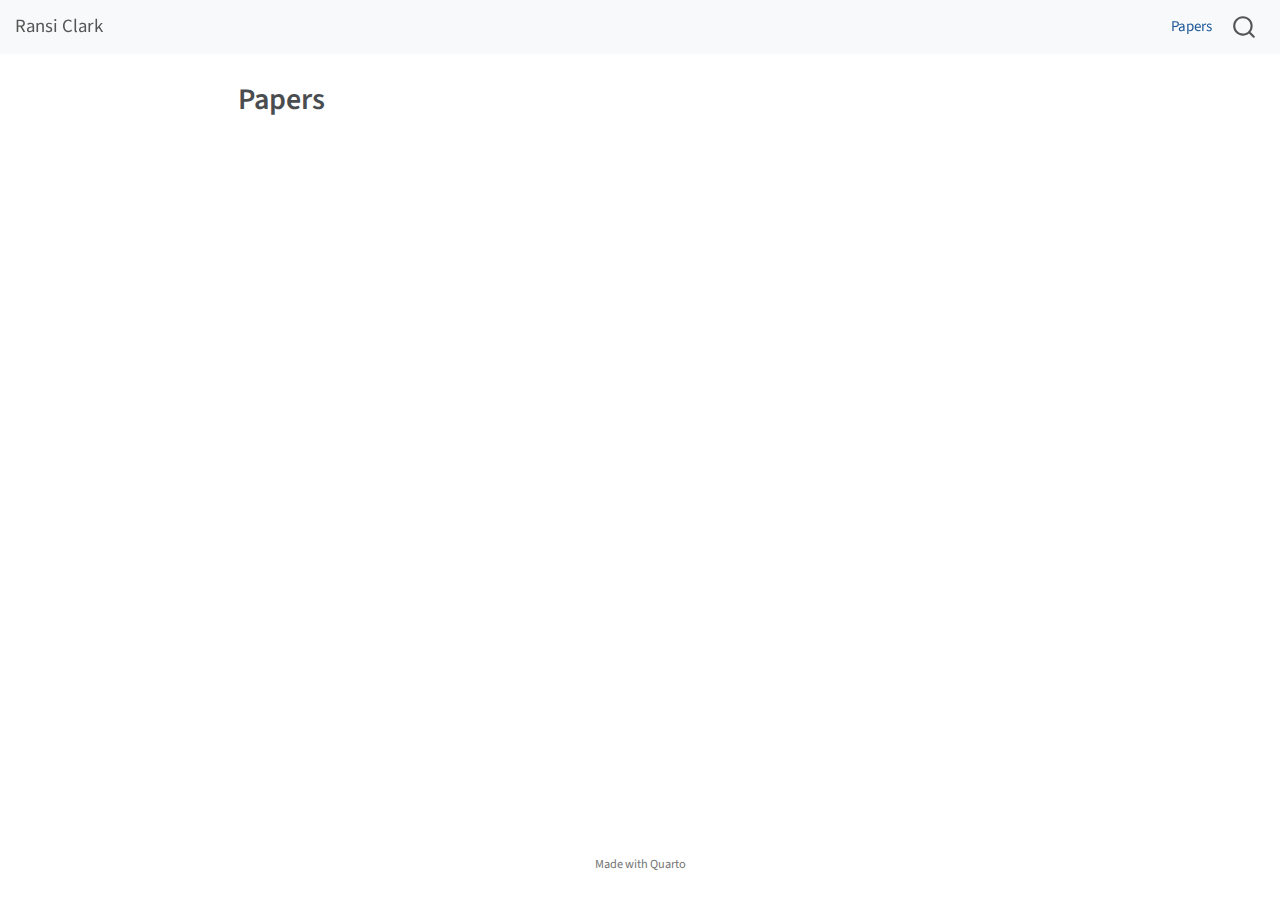
<file: docs/papers.html>
<!DOCTYPE html>
<html xmlns="http://www.w3.org/1999/xhtml" lang="en" xml:lang="en"><head>

<meta charset="utf-8">
<meta name="generator" content="quarto-1.3.433">

<meta name="viewport" content="width=device-width, initial-scale=1.0, user-scalable=yes">


<title>Home - Papers</title>
<style>
code{white-space: pre-wrap;}
span.smallcaps{font-variant: small-caps;}
div.columns{display: flex; gap: min(4vw, 1.5em);}
div.column{flex: auto; overflow-x: auto;}
div.hanging-indent{margin-left: 1.5em; text-indent: -1.5em;}
ul.task-list{list-style: none;}
ul.task-list li input[type="checkbox"] {
  width: 0.8em;
  margin: 0 0.8em 0.2em -1em; /* quarto-specific, see https://github.com/quarto-dev/quarto-cli/issues/4556 */ 
  vertical-align: middle;
}
</style>


<script src="site_libs/quarto-nav/quarto-nav.js"></script>
<script src="site_libs/quarto-nav/headroom.min.js"></script>
<script src="site_libs/clipboard/clipboard.min.js"></script>
<script src="site_libs/quarto-search/autocomplete.umd.js"></script>
<script src="site_libs/quarto-search/fuse.min.js"></script>
<script src="site_libs/quarto-search/quarto-search.js"></script>
<meta name="quarto:offset" content="./">
<script src="site_libs/quarto-html/quarto.js"></script>
<script src="site_libs/quarto-html/popper.min.js"></script>
<script src="site_libs/quarto-html/tippy.umd.min.js"></script>
<script src="site_libs/quarto-html/anchor.min.js"></script>
<link href="site_libs/quarto-html/tippy.css" rel="stylesheet">
<link href="site_libs/quarto-html/quarto-syntax-highlighting.css" rel="stylesheet" id="quarto-text-highlighting-styles">
<script src="site_libs/bootstrap/bootstrap.min.js"></script>
<link href="site_libs/bootstrap/bootstrap-icons.css" rel="stylesheet">
<link href="site_libs/bootstrap/bootstrap.min.css" rel="stylesheet" id="quarto-bootstrap" data-mode="light">
<script id="quarto-search-options" type="application/json">{
  "location": "navbar",
  "copy-button": false,
  "collapse-after": 3,
  "panel-placement": "end",
  "type": "overlay",
  "limit": 20,
  "language": {
    "search-no-results-text": "No results",
    "search-matching-documents-text": "matching documents",
    "search-copy-link-title": "Copy link to search",
    "search-hide-matches-text": "Hide additional matches",
    "search-more-match-text": "more match in this document",
    "search-more-matches-text": "more matches in this document",
    "search-clear-button-title": "Clear",
    "search-detached-cancel-button-title": "Cancel",
    "search-submit-button-title": "Submit",
    "search-label": "Search"
  }
}</script>


<meta property="og:title" content="Home - Papers">
<meta property="og:site-name" content="Home">
</head>

<body class="nav-fixed fullcontent">

<div id="quarto-search-results"></div>
  <header id="quarto-header" class="headroom fixed-top">
    <nav class="navbar navbar-expand-lg navbar-dark ">
      <div class="navbar-container container-fluid">
      <div class="navbar-brand-container">
    <a class="navbar-brand" href="./index.html">
    <span class="navbar-title">Ransi Clark</span>
    </a>
  </div>
            <div id="quarto-search" class="" title="Search"></div>
          <button class="navbar-toggler" type="button" data-bs-toggle="collapse" data-bs-target="#navbarCollapse" aria-controls="navbarCollapse" aria-expanded="false" aria-label="Toggle navigation" onclick="if (window.quartoToggleHeadroom) { window.quartoToggleHeadroom(); }">
  <span class="navbar-toggler-icon"></span>
</button>
          <div class="collapse navbar-collapse" id="navbarCollapse">
            <ul class="navbar-nav navbar-nav-scroll ms-auto">
  <li class="nav-item">
    <a class="nav-link active" href="./papers.html" rel="" target="" aria-current="page">
 <span class="menu-text">Papers</span></a>
  </li>  
</ul>
            <div class="quarto-navbar-tools">
</div>
          </div> <!-- /navcollapse -->
      </div> <!-- /container-fluid -->
    </nav>
</header>
<!-- content -->
<div id="quarto-content" class="quarto-container page-columns page-rows-contents page-layout-article page-navbar">
<!-- sidebar -->
<!-- margin-sidebar -->
    
<!-- main -->
<main class="content" id="quarto-document-content">

<header id="title-block-header" class="quarto-title-block default">
<div class="quarto-title">
<h1 class="title">Papers</h1>
</div>



<div class="quarto-title-meta">

    
  
    
  </div>
  

</header>




</main> <!-- /main -->
<script id="quarto-html-after-body" type="application/javascript">
window.document.addEventListener("DOMContentLoaded", function (event) {
  const toggleBodyColorMode = (bsSheetEl) => {
    const mode = bsSheetEl.getAttribute("data-mode");
    const bodyEl = window.document.querySelector("body");
    if (mode === "dark") {
      bodyEl.classList.add("quarto-dark");
      bodyEl.classList.remove("quarto-light");
    } else {
      bodyEl.classList.add("quarto-light");
      bodyEl.classList.remove("quarto-dark");
    }
  }
  const toggleBodyColorPrimary = () => {
    const bsSheetEl = window.document.querySelector("link#quarto-bootstrap");
    if (bsSheetEl) {
      toggleBodyColorMode(bsSheetEl);
    }
  }
  toggleBodyColorPrimary();  
  const icon = "";
  const anchorJS = new window.AnchorJS();
  anchorJS.options = {
    placement: 'right',
    icon: icon
  };
  anchorJS.add('.anchored');
  const isCodeAnnotation = (el) => {
    for (const clz of el.classList) {
      if (clz.startsWith('code-annotation-')) {                     
        return true;
      }
    }
    return false;
  }
  const clipboard = new window.ClipboardJS('.code-copy-button', {
    text: function(trigger) {
      const codeEl = trigger.previousElementSibling.cloneNode(true);
      for (const childEl of codeEl.children) {
        if (isCodeAnnotation(childEl)) {
          childEl.remove();
        }
      }
      return codeEl.innerText;
    }
  });
  clipboard.on('success', function(e) {
    // button target
    const button = e.trigger;
    // don't keep focus
    button.blur();
    // flash "checked"
    button.classList.add('code-copy-button-checked');
    var currentTitle = button.getAttribute("title");
    button.setAttribute("title", "Copied!");
    let tooltip;
    if (window.bootstrap) {
      button.setAttribute("data-bs-toggle", "tooltip");
      button.setAttribute("data-bs-placement", "left");
      button.setAttribute("data-bs-title", "Copied!");
      tooltip = new bootstrap.Tooltip(button, 
        { trigger: "manual", 
          customClass: "code-copy-button-tooltip",
          offset: [0, -8]});
      tooltip.show();    
    }
    setTimeout(function() {
      if (tooltip) {
        tooltip.hide();
        button.removeAttribute("data-bs-title");
        button.removeAttribute("data-bs-toggle");
        button.removeAttribute("data-bs-placement");
      }
      button.setAttribute("title", currentTitle);
      button.classList.remove('code-copy-button-checked');
    }, 1000);
    // clear code selection
    e.clearSelection();
  });
  function tippyHover(el, contentFn) {
    const config = {
      allowHTML: true,
      content: contentFn,
      maxWidth: 500,
      delay: 100,
      arrow: false,
      appendTo: function(el) {
          return el.parentElement;
      },
      interactive: true,
      interactiveBorder: 10,
      theme: 'quarto',
      placement: 'bottom-start'
    };
    window.tippy(el, config); 
  }
  const noterefs = window.document.querySelectorAll('a[role="doc-noteref"]');
  for (var i=0; i<noterefs.length; i++) {
    const ref = noterefs[i];
    tippyHover(ref, function() {
      // use id or data attribute instead here
      let href = ref.getAttribute('data-footnote-href') || ref.getAttribute('href');
      try { href = new URL(href).hash; } catch {}
      const id = href.replace(/^#\/?/, "");
      const note = window.document.getElementById(id);
      return note.innerHTML;
    });
  }
      let selectedAnnoteEl;
      const selectorForAnnotation = ( cell, annotation) => {
        let cellAttr = 'data-code-cell="' + cell + '"';
        let lineAttr = 'data-code-annotation="' +  annotation + '"';
        const selector = 'span[' + cellAttr + '][' + lineAttr + ']';
        return selector;
      }
      const selectCodeLines = (annoteEl) => {
        const doc = window.document;
        const targetCell = annoteEl.getAttribute("data-target-cell");
        const targetAnnotation = annoteEl.getAttribute("data-target-annotation");
        const annoteSpan = window.document.querySelector(selectorForAnnotation(targetCell, targetAnnotation));
        const lines = annoteSpan.getAttribute("data-code-lines").split(",");
        const lineIds = lines.map((line) => {
          return targetCell + "-" + line;
        })
        let top = null;
        let height = null;
        let parent = null;
        if (lineIds.length > 0) {
            //compute the position of the single el (top and bottom and make a div)
            const el = window.document.getElementById(lineIds[0]);
            top = el.offsetTop;
            height = el.offsetHeight;
            parent = el.parentElement.parentElement;
          if (lineIds.length > 1) {
            const lastEl = window.document.getElementById(lineIds[lineIds.length - 1]);
            const bottom = lastEl.offsetTop + lastEl.offsetHeight;
            height = bottom - top;
          }
          if (top !== null && height !== null && parent !== null) {
            // cook up a div (if necessary) and position it 
            let div = window.document.getElementById("code-annotation-line-highlight");
            if (div === null) {
              div = window.document.createElement("div");
              div.setAttribute("id", "code-annotation-line-highlight");
              div.style.position = 'absolute';
              parent.appendChild(div);
            }
            div.style.top = top - 2 + "px";
            div.style.height = height + 4 + "px";
            let gutterDiv = window.document.getElementById("code-annotation-line-highlight-gutter");
            if (gutterDiv === null) {
              gutterDiv = window.document.createElement("div");
              gutterDiv.setAttribute("id", "code-annotation-line-highlight-gutter");
              gutterDiv.style.position = 'absolute';
              const codeCell = window.document.getElementById(targetCell);
              const gutter = codeCell.querySelector('.code-annotation-gutter');
              gutter.appendChild(gutterDiv);
            }
            gutterDiv.style.top = top - 2 + "px";
            gutterDiv.style.height = height + 4 + "px";
          }
          selectedAnnoteEl = annoteEl;
        }
      };
      const unselectCodeLines = () => {
        const elementsIds = ["code-annotation-line-highlight", "code-annotation-line-highlight-gutter"];
        elementsIds.forEach((elId) => {
          const div = window.document.getElementById(elId);
          if (div) {
            div.remove();
          }
        });
        selectedAnnoteEl = undefined;
      };
      // Attach click handler to the DT
      const annoteDls = window.document.querySelectorAll('dt[data-target-cell]');
      for (const annoteDlNode of annoteDls) {
        annoteDlNode.addEventListener('click', (event) => {
          const clickedEl = event.target;
          if (clickedEl !== selectedAnnoteEl) {
            unselectCodeLines();
            const activeEl = window.document.querySelector('dt[data-target-cell].code-annotation-active');
            if (activeEl) {
              activeEl.classList.remove('code-annotation-active');
            }
            selectCodeLines(clickedEl);
            clickedEl.classList.add('code-annotation-active');
          } else {
            // Unselect the line
            unselectCodeLines();
            clickedEl.classList.remove('code-annotation-active');
          }
        });
      }
  const findCites = (el) => {
    const parentEl = el.parentElement;
    if (parentEl) {
      const cites = parentEl.dataset.cites;
      if (cites) {
        return {
          el,
          cites: cites.split(' ')
        };
      } else {
        return findCites(el.parentElement)
      }
    } else {
      return undefined;
    }
  };
  var bibliorefs = window.document.querySelectorAll('a[role="doc-biblioref"]');
  for (var i=0; i<bibliorefs.length; i++) {
    const ref = bibliorefs[i];
    const citeInfo = findCites(ref);
    if (citeInfo) {
      tippyHover(citeInfo.el, function() {
        var popup = window.document.createElement('div');
        citeInfo.cites.forEach(function(cite) {
          var citeDiv = window.document.createElement('div');
          citeDiv.classList.add('hanging-indent');
          citeDiv.classList.add('csl-entry');
          var biblioDiv = window.document.getElementById('ref-' + cite);
          if (biblioDiv) {
            citeDiv.innerHTML = biblioDiv.innerHTML;
          }
          popup.appendChild(citeDiv);
        });
        return popup.innerHTML;
      });
    }
  }
});
</script>
</div> <!-- /content -->
<footer class="footer">
  <div class="nav-footer">
    <div class="nav-footer-left">
      &nbsp;
    </div>   
    <div class="nav-footer-center">Made with Quarto</div>
    <div class="nav-footer-right">
      &nbsp;
    </div>
  </div>
</footer>



</body></html>
</file>
<file: docs/site_libs/quarto-html/tippy.css>
.tippy-box[data-animation=fade][data-state=hidden]{opacity:0}[data-tippy-root]{max-width:calc(100vw - 10px)}.tippy-box{position:relative;background-color:#333;color:#fff;border-radius:4px;font-size:14px;line-height:1.4;white-space:normal;outline:0;transition-property:transform,visibility,opacity}.tippy-box[data-placement^=top]>.tippy-arrow{bottom:0}.tippy-box[data-placement^=top]>.tippy-arrow:before{bottom:-7px;left:0;border-width:8px 8px 0;border-top-color:initial;transform-origin:center top}.tippy-box[data-placement^=bottom]>.tippy-arrow{top:0}.tippy-box[data-placement^=bottom]>.tippy-arrow:before{top:-7px;left:0;border-width:0 8px 8px;border-bottom-color:initial;transform-origin:center bottom}.tippy-box[data-placement^=left]>.tippy-arrow{right:0}.tippy-box[data-placement^=left]>.tippy-arrow:before{border-width:8px 0 8px 8px;border-left-color:initial;right:-7px;transform-origin:center left}.tippy-box[data-placement^=right]>.tippy-arrow{left:0}.tippy-box[data-placement^=right]>.tippy-arrow:before{left:-7px;border-width:8px 8px 8px 0;border-right-color:initial;transform-origin:center right}.tippy-box[data-inertia][data-state=visible]{transition-timing-function:cubic-bezier(.54,1.5,.38,1.11)}.tippy-arrow{width:16px;height:16px;color:#333}.tippy-arrow:before{content:"";position:absolute;border-color:transparent;border-style:solid}.tippy-content{position:relative;padding:5px 9px;z-index:1}
</file>
<file: docs/site_libs/quarto-html/quarto-syntax-highlighting.css>
/* quarto syntax highlight colors */
:root {
  --quarto-hl-ot-color: #003B4F;
  --quarto-hl-at-color: #657422;
  --quarto-hl-ss-color: #20794D;
  --quarto-hl-an-color: #5E5E5E;
  --quarto-hl-fu-color: #4758AB;
  --quarto-hl-st-color: #20794D;
  --quarto-hl-cf-color: #003B4F;
  --quarto-hl-op-color: #5E5E5E;
  --quarto-hl-er-color: #AD0000;
  --quarto-hl-bn-color: #AD0000;
  --quarto-hl-al-color: #AD0000;
  --quarto-hl-va-color: #111111;
  --quarto-hl-bu-color: inherit;
  --quarto-hl-ex-color: inherit;
  --quarto-hl-pp-color: #AD0000;
  --quarto-hl-in-color: #5E5E5E;
  --quarto-hl-vs-color: #20794D;
  --quarto-hl-wa-color: #5E5E5E;
  --quarto-hl-do-color: #5E5E5E;
  --quarto-hl-im-color: #00769E;
  --quarto-hl-ch-color: #20794D;
  --quarto-hl-dt-color: #AD0000;
  --quarto-hl-fl-color: #AD0000;
  --quarto-hl-co-color: #5E5E5E;
  --quarto-hl-cv-color: #5E5E5E;
  --quarto-hl-cn-color: #8f5902;
  --quarto-hl-sc-color: #5E5E5E;
  --quarto-hl-dv-color: #AD0000;
  --quarto-hl-kw-color: #003B4F;
}

/* other quarto variables */
:root {
  --quarto-font-monospace: SFMono-Regular, Menlo, Monaco, Consolas, "Liberation Mono", "Courier New", monospace;
}

pre > code.sourceCode > span {
  color: #003B4F;
}

code span {
  color: #003B4F;
}

code.sourceCode > span {
  color: #003B4F;
}

div.sourceCode,
div.sourceCode pre.sourceCode {
  color: #003B4F;
}

code span.ot {
  color: #003B4F;
  font-style: inherit;
}

code span.at {
  color: #657422;
  font-style: inherit;
}

code span.ss {
  color: #20794D;
  font-style: inherit;
}

code span.an {
  color: #5E5E5E;
  font-style: inherit;
}

code span.fu {
  color: #4758AB;
  font-style: inherit;
}

code span.st {
  color: #20794D;
  font-style: inherit;
}

code span.cf {
  color: #003B4F;
  font-style: inherit;
}

code span.op {
  color: #5E5E5E;
  font-style: inherit;
}

code span.er {
  color: #AD0000;
  font-style: inherit;
}

code span.bn {
  color: #AD0000;
  font-style: inherit;
}

code span.al {
  color: #AD0000;
  font-style: inherit;
}

code span.va {
  color: #111111;
  font-style: inherit;
}

code span.bu {
  font-style: inherit;
}

code span.ex {
  font-style: inherit;
}

code span.pp {
  color: #AD0000;
  font-style: inherit;
}

code span.in {
  color: #5E5E5E;
  font-style: inherit;
}

code span.vs {
  color: #20794D;
  font-style: inherit;
}

code span.wa {
  color: #5E5E5E;
  font-style: italic;
}

code span.do {
  color: #5E5E5E;
  font-style: italic;
}

code span.im {
  color: #00769E;
  font-style: inherit;
}

code span.ch {
  color: #20794D;
  font-style: inherit;
}

code span.dt {
  color: #AD0000;
  font-style: inherit;
}

code span.fl {
  color: #AD0000;
  font-style: inherit;
}

code span.co {
  color: #5E5E5E;
  font-style: inherit;
}

code span.cv {
  color: #5E5E5E;
  font-style: italic;
}

code span.cn {
  color: #8f5902;
  font-style: inherit;
}

code span.sc {
  color: #5E5E5E;
  font-style: inherit;
}

code span.dv {
  color: #AD0000;
  font-style: inherit;
}

code span.kw {
  color: #003B4F;
  font-style: inherit;
}

.prevent-inlining {
  content: "</";
}

/*# sourceMappingURL=debc5d5d77c3f9108843748ff7464032.css.map */
</file>
